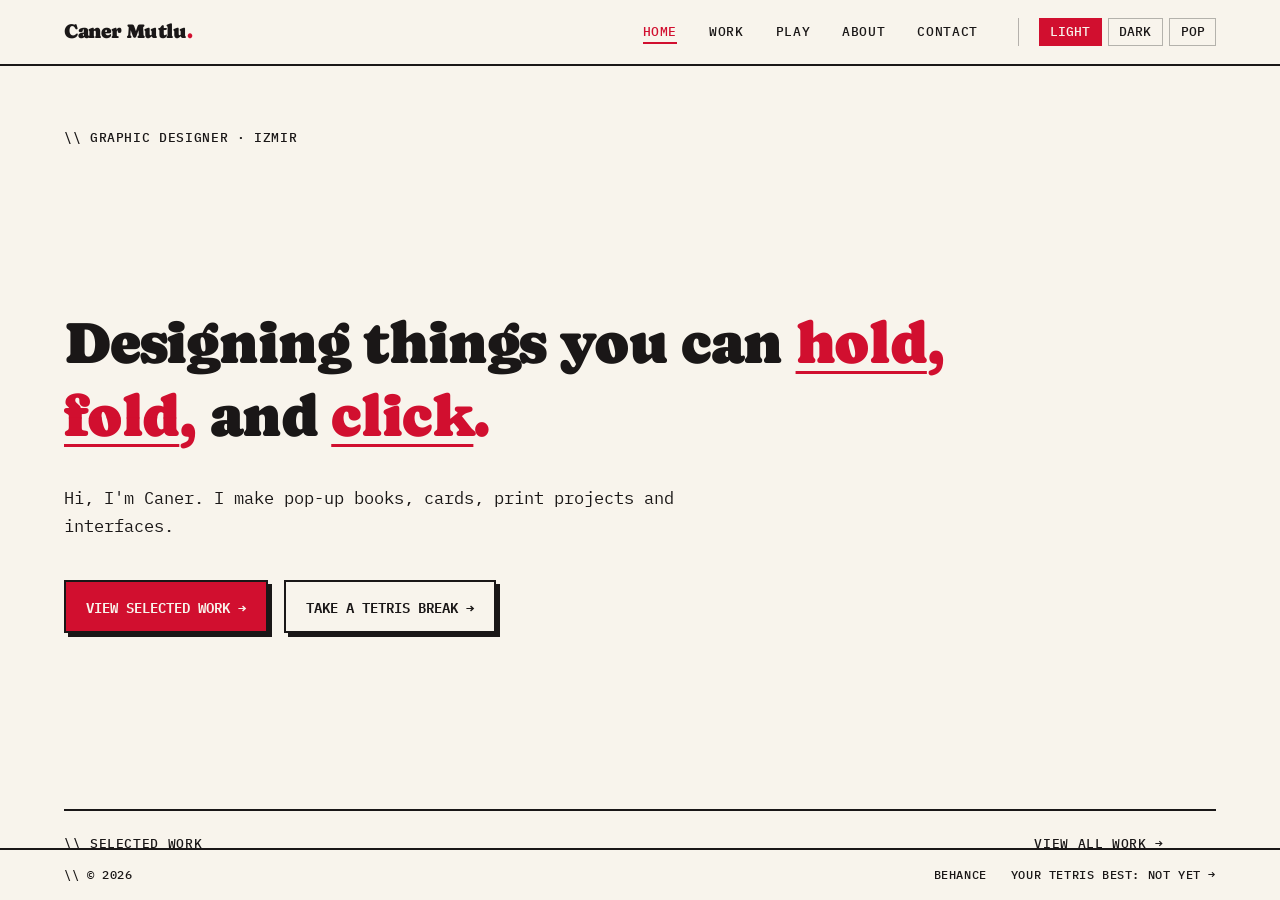
<file: index.html>
<!DOCTYPE html>
<html lang="en" data-theme="light">
<head>
<meta charset="UTF-8">
<meta name="viewport" content="width=device-width, initial-scale=1.0">
<title>Home \\ Caner Mutlu</title>
<meta name="description" content="Graphic designer in Izmir: pop-up books and cards, print and editorial design, and UX/UI.">
<meta property="og:title" content="Caner Mutlu \\ Graphic Designer">
<meta property="og:description" content="Pop-up books and cards, print and editorial design, and UX/UI.">
<meta property="og:type" content="website">
<link rel="icon" href="data:image/svg+xml,<svg xmlns='http://www.w3.org/2000/svg' viewBox='0 0 100 100'><text y='.9em' font-size='90'>✺</text></svg>">
<link rel="preconnect" href="https://fonts.googleapis.com">
<link rel="preconnect" href="https://fonts.gstatic.com" crossorigin>
<link href="https://fonts.googleapis.com/css2?family=Caprasimo&family=IBM+Plex+Mono:wght@400;500;600&display=swap" rel="stylesheet">
<link rel="stylesheet" href="style.css">
</head>
<body>
<div id="custom-cursor"></div>
<div id="loader"><div class="loader-text">\\ LOADING</div><div class="loader-bar-container"><div class="loader-bar" id="loader-bar"></div></div></div>

<nav>
  <a class="nav-logo" href="#">Caner Mutlu<span>.</span></a>
  <button class="menu-btn" id="menu-btn" aria-expanded="false" aria-controls="nav-links">MENU</button>
  <div class="nav-links" id="nav-links">
    <a class="hover-link active-nav" href="#" data-nav="home">HOME</a>
    <a class="hover-link" href="#work" data-nav="work">WORK</a>
    <a class="hover-link" href="#play" data-nav="play">PLAY</a>
    <a class="hover-link" href="#about" data-nav="about">ABOUT</a>
    <a class="hover-link" href="#contact" data-nav="contact">CONTACT</a>
    <div class="theme-switcher" role="group" aria-label="Theme">
      <button class="theme-btn" data-theme-btn="light">LIGHT</button>
      <button class="theme-btn" data-theme-btn="dark">DARK</button>
      <button class="theme-btn" data-theme-btn="pop">POP</button>
    </div>
  </div>
</nav>

<div class="stage">
  <main id="home" class="hero">
    <div class="hero-screen">
    <div class="hero-top">
      <span>\\ GRAPHIC DESIGNER · IZMIR</span>
    </div>
    <div class="hero-main">
      <h1 class="hero-title">Designing things you can <span class="nw"><a class="verb hold" href="#work" data-filter="print"><span class="w">hold</span><span class="cap">SEE PRINT WORK →</span></a>,</span> <span class="nw"><a class="verb fold" href="#work" data-filter="popup" data-text="fold"><span class="w">fold</span><span class="cap">SEE POP-UP WORK →</span></a>,</span> and <span class="nw"><a class="verb click" href="#work" data-filter="ux"><span class="w">click</span><span class="cap">SEE UX/UI WORK →</span></a><span>.</span></span></h1>
      <p class="hero-sub">Hi, I'm Caner. I make pop-up books, cards, print projects and interfaces.</p>
      <div class="hero-cta">
        <a class="btn" href="#work" data-cursor="WORK">VIEW SELECTED WORK →</a>
        <a class="btn ghost" href="#play" data-cursor="PLAY">TAKE A TETRIS BREAK →</a>
      </div>
    </div>
    </div>
    <section class="home-work" aria-label="Selected work">
      <div class="home-work-head"><span>\\ SELECTED WORK</span><a class="hover-link" href="#work" data-cursor="WORK">VIEW ALL WORK →</a></div>
      <div class="home-grid" id="home-grid"></div>
    </section>
  </main>

  <section id="panel-work" class="panel" aria-label="Work">
    <div class="panel-header"><span>\\ SELECTED WORK</span><a class="close-btn" href="#">[ ESC ] CLOSE ✕</a></div>
    <div class="panel-content">
      <h2 class="panel-title reveal" tabindex="-1">Selected work<span>.</span></h2>
      <div class="chips reveal" id="chips" role="group" aria-label="Filter projects"></div>
      <div class="work-list" id="work-list"></div>
    </div>
  </section>

  <section id="panel-case" class="panel" aria-label="Project">
    <div class="panel-header"><span>\\ CASE STUDY</span><a class="close-btn" href="#work">[ ESC ] ALL WORK ✕</a></div>
    <div class="panel-content" id="case-body"></div>
  </section>

  <section id="panel-play" class="panel" aria-label="Play">
    <div class="panel-header"><span>\\ PLAY</span><a class="close-btn" href="#">[ ESC ] CLOSE ✕</a></div>
    <div class="panel-content">
      <h2 class="panel-title reveal" tabindex="-1">Take a break<span>.</span></h2>
      <p class="lede reveal">I love Tetris, so I gave it a spot here. Pause the portfolio, stack a few lines, and come back to the work whenever you like. It's also a small lesson in grids and constraints, which is most of what I do all day.</p>
      <div class="lab-container reveal">
        <div class="tetris-wrapper">
          <canvas id="tetris-canvas" aria-label="Tetris board"></canvas>
          <div class="touch-controls">
            <button class="touch-btn" id="t-left" aria-label="Move left">◀</button>
            <button class="touch-btn" id="t-rot" aria-label="Rotate">↻</button>
            <button class="touch-btn" id="t-right" aria-label="Move right">▶</button>
            <button class="touch-btn" id="t-hold">HOLD</button>
            <button class="touch-btn wide" id="t-drop">▼ DROP</button>
          </div>
        </div>
        <div class="tetris-sidebar">
          <div class="tetris-panel">
            <h3>Score</h3>
            <div class="stat-row"><span>SCORE</span><span id="tetris-score">0</span></div>
            <div class="stat-row"><span>LINES</span><span id="tetris-lines">0</span></div>
            <div class="stat-row"><span>LEVEL</span><span id="tetris-level">1</span></div>
            <div class="stat-row"><span>BEST</span><span id="tetris-best">0</span></div>
            <button class="tetris-btn" id="tetris-start-btn">START GAME</button>
          </div>
          <div class="previews">
            <div class="tetris-panel"><h3>Next</h3><canvas id="next-canvas"></canvas></div>
            <div class="tetris-panel"><h3>Hold</h3><canvas id="hold-canvas"></canvas></div>
          </div>
          <div class="tetris-panel">
            <h3>Controls</h3>
            <p class="small">Arrows / WASD move and rotate<br>Space hard drop<br>C hold · P pause</p>
          </div>
        </div>
      </div>
    </div>
  </section>

  <section id="panel-about" class="panel" aria-label="About">
    <div class="panel-header"><span>\\ ABOUT</span><a class="close-btn" href="#">[ ESC ] CLOSE ✕</a></div>
    <div class="panel-content">
      <h2 class="panel-title reveal" tabindex="-1">About me<span>.</span></h2>
      <div class="about-intro reveal">
        <p>I'm a graphic designer based in Izmir. I make pop-up books and cards, print and editorial projects, and digital interfaces. I'm just as happy folding paper as I am working out a UX/UI flow.</p>
        <p>When I'm not designing, I'm probably playing Tetris. There's a board on the <a class="inline-link" href="#play">Play page</a> if you want to try.</p>
      </div>
      <div class="about-cards reveal">
        <div class="tool-highlight"><span>\\ HOW A POP-UP GETS MADE</span><br><br>A pop-up starts as a rough paper model. I fold and cut until the mechanism works. Then I redraw the parts on the computer, design the artwork on them, print everything and put it together by hand.</div>
        <div class="tool-highlight"><span>\\ CURRENTLY</span>
          <dl class="currently">
            <dt>PLAYING</dt><dd>RDR</dd>
            <dt>READING</dt><dd>Dust by Hugh Howey</dd>
            <dt>WATCHING</dt><dd>Mythic Quest</dd>
            <dt>LISTENING TO</dt><dd>Island5 by islandman</dd>
          </dl>
        </div>
      </div>
    </div>
  </section>

  <section id="panel-contact" class="panel" aria-label="Contact">
    <div class="panel-header"><span>\\ CONTACT</span><a class="close-btn" href="#">[ ESC ] CLOSE ✕</a></div>
    <div class="panel-content">
      <h2 class="panel-title reveal" tabindex="-1" style="margin-bottom:1rem">Let's make something<span>.</span></h2>
      <p class="lede reveal">I'm open to new projects and design roles. Tell me what you're working on.</p>
      <a href="mailto:hello@canermutlu.com" class="contact-huge reveal" data-cursor="EMAIL">hello@canermutlu.com ↗</a>
      <div class="contact-actions reveal">
        <button class="btn" id="copy-email" data-cursor="COPY">COPY EMAIL</button>
      </div>
       <div class="socials reveal">
        <a class="hover-link" href="https://www.behance.net/canermutlu1" target="_blank" rel="noopener" data-cursor="OPEN">BEHANCE ↗</a>
       </div>
    </div>
  </section>

  <div id="thumbnail-preview"></div>
</div>

<footer>
  <span>\\ © <span id="year"></span></span>
  <span class="foot-links">
    <a class="hover-link" href="https://www.behance.net/canermutlu1" target="_blank" rel="noopener" data-cursor="OPEN">BEHANCE</a>
    <a class="hover-link" href="#play" id="foot-best" data-cursor="PLAY"></a>
  </span>
</footer>
<script src="main.js"></script>
</body>
</html>
</file>
<file: style.css>
:root[data-theme="light"]{--bg-color:#F8F4EC;--text-color:#1A1717;--accent-color:#D10F2F;--panel-bg:#EFE9DD;--card-border:rgba(26,23,23,.3);--tetris-bg:#EAE3D6;--grid-line:rgba(26,23,23,.1);
--p1:#D10F2F;--p2:#C9A227;--p3:#2F5D50;--p4:#D9825B;--p5:#5B7DB1;--p6:#7A4E8C;--p7:#E27D9B}
:root[data-theme="dark"]{--bg-color:#0C1210;--text-color:#E9F0EA;--accent-color:#2EE59D;--panel-bg:#141C18;--card-border:rgba(233,240,234,.3);--tetris-bg:#111915;--grid-line:rgba(233,240,234,.09);
--p1:#FF6B35;--p2:#F5D547;--p3:#F09BA8;--p4:#5CC8E8;--p5:#8FA2FF;--p6:#C79BFF;--p7:#2EE59D}
:root[data-theme="pop"]{--bg-color:#2438E0;--text-color:#F6F0E4;--accent-color:#FFD60A;--panel-bg:#1D2FC4;--card-border:rgba(246,240,228,.4);--tetris-bg:#1A2AB4;--grid-line:rgba(246,240,228,.14);
--p1:#FFD60A;--p2:#F6F0E4;--p3:#FF7A59;--p4:#7CF5C0;--p5:#FF9EC4;--p6:#C3B1FF;--p7:#0B1450}

:root{--pad:clamp(1.25rem,5vw,5rem)}
*{box-sizing:border-box;margin:0;padding:0;border-radius:0}
html,body{height:100%}
body{background:var(--bg-color);color:var(--text-color);font-family:'IBM Plex Mono',monospace;-webkit-font-smoothing:antialiased;overflow:hidden;height:100vh;height:100dvh;display:flex;flex-direction:column;transition:background-color .4s,color .4s}
a,button{color:inherit;text-decoration:none;background:none;border:none;font:inherit;cursor:pointer}
:focus-visible{outline:2px solid var(--accent-color);outline-offset:3px}
h2:focus{outline:none}
::selection{background:var(--accent-color);color:var(--bg-color)}

#custom-cursor{display:none}
@media (hover:hover) and (pointer:fine){
  body.has-cursor,body.has-cursor a,body.has-cursor button{cursor:none}
  #custom-cursor{display:grid;place-items:center;font-size:.65rem;font-weight:600;letter-spacing:.05em;color:var(--bg-color);overflow:hidden;position:fixed;top:0;left:0;width:18px;height:18px;border-radius:50%;background:var(--accent-color);box-shadow:0 0 0 2px var(--bg-color);pointer-events:none;opacity:0;transition:width .2s,height .2s,background-color .2s,box-shadow .2s,opacity .3s;z-index:99999}
  body.cursor-ready #custom-cursor{opacity:1}

  body.hovering #custom-cursor{width:48px;height:48px;background:transparent;box-shadow:inset 0 0 0 2px var(--accent-color),0 0 0 2px var(--bg-color)}
  body.cursor-label #custom-cursor{width:76px;height:76px;background:var(--accent-color);box-shadow:0 0 0 2px var(--bg-color)}
}

#loader{position:fixed;inset:0;background:var(--bg-color);z-index:10000;display:flex;align-items:center;justify-content:center;flex-direction:column;gap:1rem;transition:transform .9s cubic-bezier(.85,0,.15,1),opacity .5s,visibility 0s .9s}
.loader-hidden{transform:translateY(-100%);opacity:0;pointer-events:none;visibility:hidden}
.loader-text{font-size:.85rem;font-weight:500;letter-spacing:.05em}
.loader-bar-container{width:200px;height:2px;background:var(--card-border);position:relative;overflow:hidden}
.loader-bar{position:absolute;inset:0 auto 0 0;width:0;background:var(--accent-color);transition:width .4s ease-out}

nav,footer{flex-shrink:0;display:flex;justify-content:space-between;align-items:center;font-size:.8rem;font-weight:500;letter-spacing:.05em;padding:1.1rem var(--pad);position:relative;z-index:600;background:var(--bg-color);transition:background-color .4s}
nav{border-bottom:2px solid var(--text-color)}
footer{border-top:2px solid var(--text-color);font-size:.75rem;gap:1rem;flex-wrap:wrap}
.foot-links{display:flex;gap:1.5rem;flex-wrap:wrap}
.nav-logo{font-family:'Caprasimo',serif;font-size:1.25rem;letter-spacing:-.02em}
.nav-logo span{color:var(--accent-color)}
.nav-links{display:flex;gap:2rem;align-items:center}
.hover-link{display:inline-block;position:relative;transition:color .3s}
.hover-link::after{content:'';position:absolute;bottom:-4px;left:0;width:0;height:2px;background:var(--accent-color);transition:width .3s cubic-bezier(.16,1,.3,1)}
.hover-link:hover,.hover-link.active-nav{color:var(--accent-color)}
.hover-link:hover::after,.hover-link.active-nav::after{width:100%}
.theme-switcher{display:flex;gap:.4rem;margin-left:.5rem;border-left:1px solid var(--card-border);padding-left:1.25rem}
.theme-btn{font-size:.8rem;padding:.3rem .65rem;border:1px solid var(--card-border);transition:all .2s}
.theme-btn.active,.theme-btn:hover{background:var(--accent-color);color:var(--bg-color);border-color:var(--accent-color)}

.stage{flex:1;min-height:0;position:relative;overflow:hidden}
.hero,.panel{position:absolute;inset:0;overflow-y:auto}
.hero{overflow-x:hidden;padding:clamp(2.5rem,7vh,5rem) var(--pad) clamp(2.5rem,7vh,4.5rem);display:flex;flex-direction:column;justify-content:flex-start;gap:3.5rem}
.hero-screen{flex-shrink:0;display:flex;flex-direction:column;gap:3.5rem;min-height:calc(100% - 3rem)}
.hero-main{margin:auto 0}
.hero-top{display:flex;justify-content:space-between;gap:1rem;flex-wrap:wrap;font-size:.8rem;font-weight:500;letter-spacing:.05em}
.hero-title{font-family:'Caprasimo',serif;font-weight:400;font-size:clamp(2rem,4.6vw,4.75rem);line-height:1.25;letter-spacing:-.02em;max-width:980px;margin-bottom:2rem}
.hero-title .verb{color:var(--accent-color)}
.hero-title>span{color:var(--accent-color)}
.hero-sub{max-width:620px;font-size:1.05rem;line-height:1.65;margin-bottom:2.5rem}

.verb{position:relative;display:inline-block}
.nw{white-space:nowrap}

.verb .w{display:inline-block;text-decoration:underline;text-decoration-color:var(--accent-color);text-decoration-thickness:.05em;text-underline-offset:.14em;transition:transform .25s cubic-bezier(.16,1,.3,1)}
.verb.hold:hover .w,.verb.hold.demo .w{transform:translateY(-.1em) rotate(-2deg)}

.verb.fold{color:transparent}
.verb.fold::before,.verb.fold::after{content:attr(data-text);position:absolute;left:0;top:0;white-space:nowrap;color:var(--accent-color)}
.verb.fold::before{clip-path:inset(0 0 calc(48% - 1px) 0);transform-origin:50% 52%;transform:none;transition:transform .35s cubic-bezier(.16,1,.3,1),opacity .35s}
.verb.fold::after{clip-path:inset(52% 0 0 0)}
.verb.fold:hover::before,.verb.fold.demo::before{transform:perspective(500px) rotateX(58deg);opacity:.8}
.verb.click::before{content:'';position:absolute;inset:-.05em -.12em;border:2px solid var(--accent-color);border-radius:50%;opacity:0;pointer-events:none}
.verb.click:hover .w,.verb.click.demo .w{animation:press .35s}
.verb.click:hover::before,.verb.click.demo::before{animation:ring .55s ease-out}
@keyframes press{40%{transform:scale(.93)}}
@keyframes ring{from{opacity:.9;transform:scale(.7)}to{opacity:0;transform:scale(1.3)}}

.verb .cap{position:absolute;left:var(--shift,0px);top:calc(100% - .14em);font-family:'IBM Plex Mono',monospace;font-size:max(.75rem,.19em);font-weight:600;letter-spacing:.06em;line-height:1;white-space:nowrap;color:var(--text-color);text-shadow:none;opacity:0;transform:translateY(-4px);transition:opacity .2s,transform .25s;pointer-events:none}
.verb:hover .cap,.verb:focus-visible .cap,.verb.demo .cap{opacity:1;transform:none}
.hero-cta,.contact-actions{display:flex;gap:1rem;flex-wrap:wrap}
.btn{display:inline-block;background:var(--accent-color);color:var(--bg-color);border:2px solid var(--text-color);padding:.8rem 1.25rem;font-weight:600;font-size:.85rem;box-shadow:4px 4px 0 var(--text-color);transition:transform .12s,box-shadow .12s}
.btn:hover{transform:translate(2px,2px);box-shadow:2px 2px 0 var(--text-color)}
.btn.ghost{background:transparent;color:var(--text-color)}

.home-work{flex-shrink:0;border-top:2px solid var(--text-color);padding-top:1.5rem;margin-top:1rem}
.home-work-head{display:flex;justify-content:space-between;align-items:center;gap:1rem;font-size:.8rem;font-weight:500;letter-spacing:.05em;margin-bottom:2.5rem;max-width:1100px}
.home-grid{display:grid;grid-template-columns:repeat(4,1fr);gap:2.5rem 1.5rem;max-width:1100px;padding-bottom:1rem}
.card{display:flex;flex-direction:column;gap:.7rem;min-width:0}
.card-img{display:block;aspect-ratio:4/3;overflow:hidden;background:var(--c,var(--panel-bg));border:2px solid var(--text-color);box-shadow:4px 4px 0 var(--text-color);transition:transform .15s,box-shadow .15s}
.card-img img{display:block;width:100%;height:100%;object-fit:cover}
.card:hover .card-img{transform:translate(2px,2px);box-shadow:2px 2px 0 var(--text-color)}
.card-meta{display:flex;justify-content:space-between;align-items:center;gap:1rem;margin-top:.4rem}
.card .num{color:var(--accent-color);font-size:.75rem}
.card .stamps{justify-content:flex-end;gap:.35rem}
.card .stamp{font-size:.62rem;padding:.2rem .45rem}
.card:hover .stamp{background:var(--accent-color);color:var(--bg-color);transform:rotate(0deg) scale(1.06)}
.card .name{font-family:'Caprasimo',serif;font-size:clamp(1.05rem,1.5vw,1.3rem);line-height:1.2;transition:color .2s}
.card:hover .name{color:var(--accent-color)}
.card-text{font-size:.75rem;line-height:1.55;display:-webkit-box;-webkit-line-clamp:2;line-clamp:2;-webkit-box-orient:vertical;overflow:hidden}

.panel{background:var(--bg-color);padding:2rem var(--pad);opacity:0;pointer-events:none;visibility:hidden;clip-path:polygon(0 100%,100% 100%,100% 100%,0 100%);transition:clip-path .7s cubic-bezier(.85,0,.15,1),opacity .7s,visibility 0s .7s}
.panel.active{opacity:1;pointer-events:auto;visibility:visible;clip-path:polygon(0 0,100% 0,100% 100%,0 100%);transition-delay:0s;z-index:2}

.panel.leaving{z-index:1;opacity:1;visibility:visible;pointer-events:none;clip-path:polygon(0 0,100% 0,100% 100%,0 100%);transition:none}
.panel-header{display:flex;justify-content:space-between;align-items:center;font-size:.8rem;font-weight:500;padding-bottom:1.5rem;border-bottom:2px solid var(--text-color);margin-bottom:2.5rem}
.close-btn:hover{color:var(--accent-color)}
.panel-content{max-width:1100px;margin:0 auto;padding-bottom:3rem}
.panel-title{font-family:'Caprasimo',serif;font-weight:400;font-size:clamp(2rem,4.6vw,4.75rem);margin-bottom:2rem;line-height:1.08}
.panel-title span{color:var(--accent-color)}
.lede{max-width:640px;font-size:1.05rem;line-height:1.65;margin-bottom:2.5rem}
.small{font-size:.85rem;line-height:1.7}

.panel.active .reveal,.panel.active .row{animation:rise .6s cubic-bezier(.16,1,.3,1) both;animation-delay:calc(.4s + var(--i,0) * 60ms)}
@keyframes rise{from{opacity:0;transform:translateY(18px)}}

.chips{display:flex;gap:.6rem;flex-wrap:wrap;margin-bottom:2.5rem}
.chip{font-size:.8rem;padding:.4rem .8rem;border:2px solid var(--text-color);transition:all .15s}
.chip:hover,.chip[aria-pressed="true"]{background:var(--text-color);color:var(--bg-color)}
.work-list{display:flex;flex-direction:column;gap:2rem}
.row{display:grid;grid-template-columns:auto 1fr auto;align-items:baseline;gap:2rem;padding-bottom:2rem;border-bottom:1px solid var(--card-border);transition:border-color .3s,padding-left .3s}
.row:hover{padding-left:10px;border-bottom-color:var(--accent-color)}
.row .num{color:var(--accent-color);font-size:.85rem}
.row .name{font-family:'Caprasimo',serif;font-size:1.8rem}
.stamps{display:flex;gap:.5rem;justify-content:flex-end;flex-wrap:wrap}
.stamp{display:inline-block;font-size:.72rem;font-weight:600;letter-spacing:.08em;padding:.3rem .6rem;border:2px solid var(--accent-color);color:var(--accent-color);transform:rotate(-3deg);transition:background-color .2s,color .2s,transform .2s}
.stamp:nth-child(even){transform:rotate(2deg)}
.row:hover .stamp{background:var(--accent-color);color:var(--bg-color);transform:rotate(0deg) scale(1.06)}

#thumbnail-preview{position:fixed;width:280px;height:180px;background:var(--panel-bg) center/cover;border:2px solid var(--accent-color);pointer-events:none;z-index:700;opacity:0;transform:translate(-50%,-120%) scale(.9);transition:opacity .2s,transform .2s;box-shadow:10px 10px 0 rgba(0,0,0,.2);display:grid;place-items:center;font-size:.8rem;font-weight:600;color:#fff;text-align:center;padding:1rem}
#thumbnail-preview.visible{opacity:1;transform:translate(-50%,-120%) scale(1)}
#thumbnail-preview.below{transform:translate(-50%,20%) scale(.9)}
#thumbnail-preview.below.visible{transform:translate(-50%,20%) scale(1)}

.back{display:inline-block;margin-bottom:1.5rem;font-size:.85rem}
.meta{display:grid;grid-template-columns:repeat(4,1fr);gap:1.5rem;margin:2rem 0;padding:1.25rem 0;border-top:2px solid var(--text-color);border-bottom:1px solid var(--card-border);font-size:.9rem}
.meta dt{color:var(--accent-color);font-size:.75rem;font-weight:600;margin-bottom:.35rem}
.ph{position:relative;background:var(--c,#333);color:#fff;display:grid;place-items:center;font-size:.8rem;font-weight:600;letter-spacing:.05em;border:2px solid var(--text-color);min-height:180px}
.ph.hero-img{aspect-ratio:16/9;max-height:min(60vh,520px);margin-bottom:1.5rem}
.ph-grid{display:grid;grid-template-columns:repeat(var(--n,3),1fr);gap:1.5rem}
.case-h{font-family:'Caprasimo',serif;font-weight:400;font-size:clamp(1.5rem,2.4vw,2.2rem);line-height:1.2;margin:3rem 0 .75rem}
.case-p{max-width:680px;font-size:1.05rem;line-height:1.7;margin-top:1rem}
.case-fig{margin-top:2rem}
.case-fig figcaption{font-size:.8rem;margin-top:.6rem}
.embed{position:relative;width:100%;border:2px solid var(--text-color);background:var(--panel-bg)}
.embed iframe{position:absolute;inset:0;width:100%;height:100%;border:0}
.download{display:flex;flex-direction:column;align-items:flex-start;gap:.75rem}

@font-face{font-family:'Zallak';src:url('assets/fonts/Zallak-Regular.ttf') format('truetype');font-display:swap}
.spec-big{font-family:var(--spec-font),monospace;font-size:clamp(2.5rem,10vw,8rem);line-height:1.05;margin-bottom:2rem;white-space:nowrap;overflow:hidden}
.spec-big span{display:inline-block}
.spec-tester{border:2px solid var(--text-color);background:var(--panel-bg);box-shadow:6px 6px 0 var(--text-color)}
.spec-tester:focus-within{outline:2px solid var(--accent-color);outline-offset:3px}
.spec-bar{display:flex;gap:.75rem 1.5rem;align-items:center;flex-wrap:wrap;padding:.75rem 1rem;border-bottom:2px solid var(--text-color);font-size:.75rem;font-weight:600;letter-spacing:.05em}
.spec-bar>span{margin-right:auto}
.spec-bar label{display:flex;align-items:center;gap:.6rem}
.spec-bar input{accent-color:var(--accent-color)}
.spec-bar button{border:2px solid var(--text-color);padding:.25rem .6rem;font-size:.75rem;font-weight:600}
.spec-bar button:hover{background:var(--text-color);color:var(--bg-color)}
.spec-text{font-family:var(--spec-font),monospace;font-size:var(--spec-size,72px);line-height:1.1;text-transform:uppercase;padding:1.5rem;min-height:calc(var(--spec-size,72px) * 2.4);overflow-wrap:anywhere;outline:none}
.spec-glyphs{display:grid;grid-template-columns:repeat(auto-fill,minmax(84px,1fr));margin-top:2.5rem;border-top:1px solid var(--card-border);border-left:1px solid var(--card-border)}
.spec-glyphs span{font-family:var(--spec-font),monospace;font-size:2.75rem;aspect-ratio:1;display:grid;place-items:center;border-right:1px solid var(--card-border);border-bottom:1px solid var(--card-border);transition:background-color .15s,color .15s}
.spec-glyphs span:hover{background:var(--accent-color);color:var(--bg-color)}
.ph-grid .ph{aspect-ratio:4/3;min-height:0}
.ph img{width:100%;height:100%;object-fit:cover;display:block}

.ph.hero-img img,.ph-grid .ph img{position:absolute;inset:0}
.ph-grid .ph{overflow:hidden}
.gal-btn{position:absolute;inset:0;display:block;width:100%;height:100%;padding:0;background:none}
.gal-btn img{transition:transform .4s cubic-bezier(.16,1,.3,1)}
.gal-btn:hover img{transform:scale(1.05)}

#lightbox{position:fixed;inset:0;z-index:800;display:flex;align-items:center;justify-content:center;padding:4.5rem 5.5rem 3rem;background:rgba(10,10,10,.93);color:#fff;opacity:0;visibility:hidden;transition:opacity .25s,visibility 0s .25s}
#lightbox.open{opacity:1;visibility:visible;transition-delay:0s}
.lb-scrim{position:absolute;inset:0}
.lb-top{position:fixed;top:0;left:0;right:0;display:flex;justify-content:space-between;align-items:center;padding:1.25rem 2rem;font-size:.8rem;font-weight:500;letter-spacing:.05em;pointer-events:none}
.lb-close,.lb-nav{pointer-events:auto;color:#fff;border:2px solid #fff;transition:background-color .15s,color .15s,border-color .15s}
.lb-close{padding:.4rem .8rem;font-weight:600;font-size:.8rem}
.lb-close:hover,.lb-nav:hover{background:var(--accent-color);border-color:var(--accent-color);color:var(--bg-color)}
.lb-nav{position:fixed;top:50%;transform:translateY(-50%);width:56px;height:56px;display:grid;place-items:center;font-size:1.5rem}
.lb-prev{left:1.25rem}
.lb-next{right:1.25rem}
#lightbox.single .lb-nav{display:none}
.lb-stage{position:relative;margin:0;display:flex;flex-direction:column;align-items:center;gap:.9rem;max-width:100%;max-height:100%;pointer-events:none}
.lb-img{display:block;max-width:100%;max-height:calc(100vh - 10rem);max-height:calc(100dvh - 10rem);object-fit:contain;border:2px solid #fff;background:#111;pointer-events:auto;transition:opacity .2s}
.lb-cap{max-width:720px;min-height:1em;font-size:.85rem;line-height:1.5;text-align:center;pointer-events:auto}
@media (max-width:900px){
  #lightbox{padding:4rem 1rem 4.5rem}
  .lb-top{padding:1rem}
  .lb-nav{top:auto;bottom:1rem;transform:none;width:48px;height:48px}
  .lb-prev{left:1rem}
  .lb-next{right:1rem}
}

.lab-container{display:grid;grid-template-columns:1fr 320px;gap:3rem;align-items:start}
.tetris-wrapper,.tetris-panel{background:var(--panel-bg);border:2px solid var(--text-color)}
.tetris-wrapper{padding:1.5rem;display:flex;flex-direction:column;align-items:center;box-shadow:8px 8px 0 var(--text-color)}
#tetris-canvas{height:min(58vh,600px);aspect-ratio:1/2;max-width:100%;border:2px solid var(--accent-color);display:block}
.tetris-sidebar{display:flex;flex-direction:column;gap:1.5rem}
.tetris-panel{padding:1.25rem;box-shadow:6px 6px 0 var(--text-color);display:flex;flex-direction:column;align-items:flex-start}
.tetris-panel h3{font-family:'Caprasimo',serif;font-weight:400;font-size:1.15rem;margin-bottom:.8rem;color:var(--accent-color)}
.stat-row{display:flex;justify-content:space-between;width:100%;font-size:.9rem;margin-bottom:.4rem}
.previews{display:grid;grid-template-columns:1fr 1fr;gap:1.5rem}
.previews canvas{width:100px;height:100px;max-width:100%;border:1px solid var(--card-border)}
.tetris-btn{background:var(--accent-color);color:var(--bg-color);padding:.75rem 1rem;font-weight:600;border:2px solid var(--text-color);margin-top:.8rem;width:100%;transition:transform .1s}
.tetris-btn:hover{transform:translateY(-2px)}
.touch-controls{display:none;grid-template-columns:repeat(3,1fr);gap:.5rem;margin-top:1rem;width:100%}
@media (hover:none),(max-width:900px){.touch-controls{display:grid}}
.touch-btn{background:var(--bg-color);color:var(--text-color);border:2px solid var(--text-color);padding:.75rem;font-weight:700;font-size:.9rem}
.touch-btn:active{background:var(--accent-color);color:var(--bg-color)}
.touch-btn.wide{grid-column:span 2}

.about-intro{max-width:620px;font-size:1.05rem;line-height:1.65}
.about-intro p+p{margin-top:1.25rem}
.inline-link{border-bottom:2px solid var(--accent-color);transition:color .2s}
.inline-link:hover{color:var(--accent-color)}
.about-cards{display:grid;grid-template-columns:1fr 1fr;gap:2.5rem;margin-top:3.5rem;align-items:stretch}
.about-cards .tool-highlight{margin:0}
.currently{display:grid;grid-template-columns:auto 1fr;gap:.6rem 1.25rem;margin-top:1.25rem}
.currently dt{color:var(--accent-color);font-weight:600}
.tool-highlight{font-size:.9rem;line-height:1.7;padding:1.5rem;border:2px solid var(--text-color);margin-bottom:2rem;box-shadow:6px 6px 0 var(--text-color);background:var(--panel-bg)}
.tool-highlight span{color:var(--accent-color);font-weight:600}
.contact-huge{display:inline-block;font-family:'Caprasimo',serif;font-size:clamp(1.3rem,3.2vw,2.5rem);line-height:1.2;overflow-wrap:anywhere;transition:color .3s;margin-bottom:2rem}
.contact-huge:hover{color:var(--accent-color)}
.socials{display:flex;gap:2rem;flex-wrap:wrap;margin-top:2.5rem;font-size:.85rem}

.link-row{display:flex;flex-wrap:wrap;gap:1rem}

.menu-btn,.row-thumb{display:none}
.case-nav{display:grid;grid-template-columns:1fr 1fr;gap:1.5rem;margin-top:3rem;border-top:2px solid var(--text-color)}
.case-link{display:flex;flex-direction:column;gap:.3rem;padding:1.25rem 0;transition:color .2s}
.case-link small{font-size:.75rem;font-weight:600;color:var(--accent-color)}
.case-link span{font-family:'Caprasimo',serif;font-size:1.5rem;line-height:1.2}
.case-link.next{text-align:right}
.case-link:hover span{color:var(--accent-color)}
@media (max-width:900px){
  nav,footer{padding:.9rem 1.25rem}
  .menu-btn{display:block;font-size:.8rem;font-weight:600;letter-spacing:.05em;border:2px solid var(--text-color);padding:.4rem .8rem}
  .nav-links{display:none;position:absolute;top:100%;left:0;right:0;flex-direction:column;align-items:flex-start;gap:.3rem;padding:1.25rem;background:var(--bg-color);border-bottom:2px solid var(--text-color);z-index:650}
  nav.open .nav-links{display:flex}
  .nav-links>a.hover-link{font-size:1rem;padding:.4rem 0}
  footer{font-size:.7rem;gap:.4rem 1rem}
  .foot-links{gap:.4rem 1rem}
  .panel-header{padding-bottom:.9rem;margin-bottom:1.25rem}
  .theme-switcher{margin-left:0;border-left:none;padding-left:0}
  .hero,.panel{padding:1.5rem 1.25rem}
  .hero{padding-bottom:2rem}
  .lab-container,.about-cards,.ph-grid{grid-template-columns:1fr;gap:2rem}
  .home-grid{grid-template-columns:repeat(2,1fr);gap:2rem 1.25rem}
  .card-meta{flex-direction:column;align-items:flex-start;gap:.5rem}
  .card .stamps{justify-content:flex-start}
  .meta{grid-template-columns:1fr 1fr}
  .row{grid-template-columns:72px 1fr;gap:.15rem 1rem;align-items:center}
  .row-thumb{display:block;grid-row:1/4;grid-column:1;width:72px;height:56px;border:2px solid var(--text-color)}
  .row .num,.row .name,.row .stamps{grid-column:2}
  .row .stamps{justify-content:flex-start}
  .row .name{font-size:1.4rem}
  #thumbnail-preview{display:none}

  #panel-play .panel-content{display:flex;flex-direction:column}
  #panel-play .panel-title{font-size:1.7rem;margin-bottom:.75rem}
  #panel-play .lede{order:3;margin:1.25rem 0 0;font-size:.9rem}
  .lab-container{grid-template-columns:auto 1fr;grid-template-areas:"board side" "ctrl ctrl";gap:1rem;align-items:start}
  .tetris-wrapper{display:contents}
  #tetris-canvas{grid-area:board;height:min(44vh,420px);height:min(44dvh,420px)}
  .touch-controls{grid-area:ctrl;margin-top:0;gap:.4rem}
  .touch-btn{padding:.65rem}
  .tetris-sidebar{grid-area:side;gap:.75rem;min-width:0}
  .tetris-sidebar .tetris-panel{padding:.7rem;box-shadow:3px 3px 0 var(--text-color)}
  .tetris-sidebar .tetris-panel:last-child{display:none}
  .tetris-panel h3{font-size:.95rem;margin-bottom:.4rem}
  .stat-row{font-size:.8rem;margin-bottom:.2rem}
  .tetris-btn{padding:.55rem;margin-top:.5rem;font-size:.8rem}
  .previews{gap:.5rem}
  .previews .tetris-panel{padding:.5rem}
  .previews canvas{width:100%;height:auto;aspect-ratio:1}
}

::view-transition-old(root),::view-transition-new(root){animation:none;mix-blend-mode:normal}
::view-transition-old(root){z-index:1}
::view-transition-new(root){z-index:2}
.vt-active *{transition:none!important}
@media (prefers-reduced-motion:reduce){
  *,*::before,*::after{animation-duration:.01s!important;animation-delay:0s!important;transition-duration:.01s!important}
}
</file>
